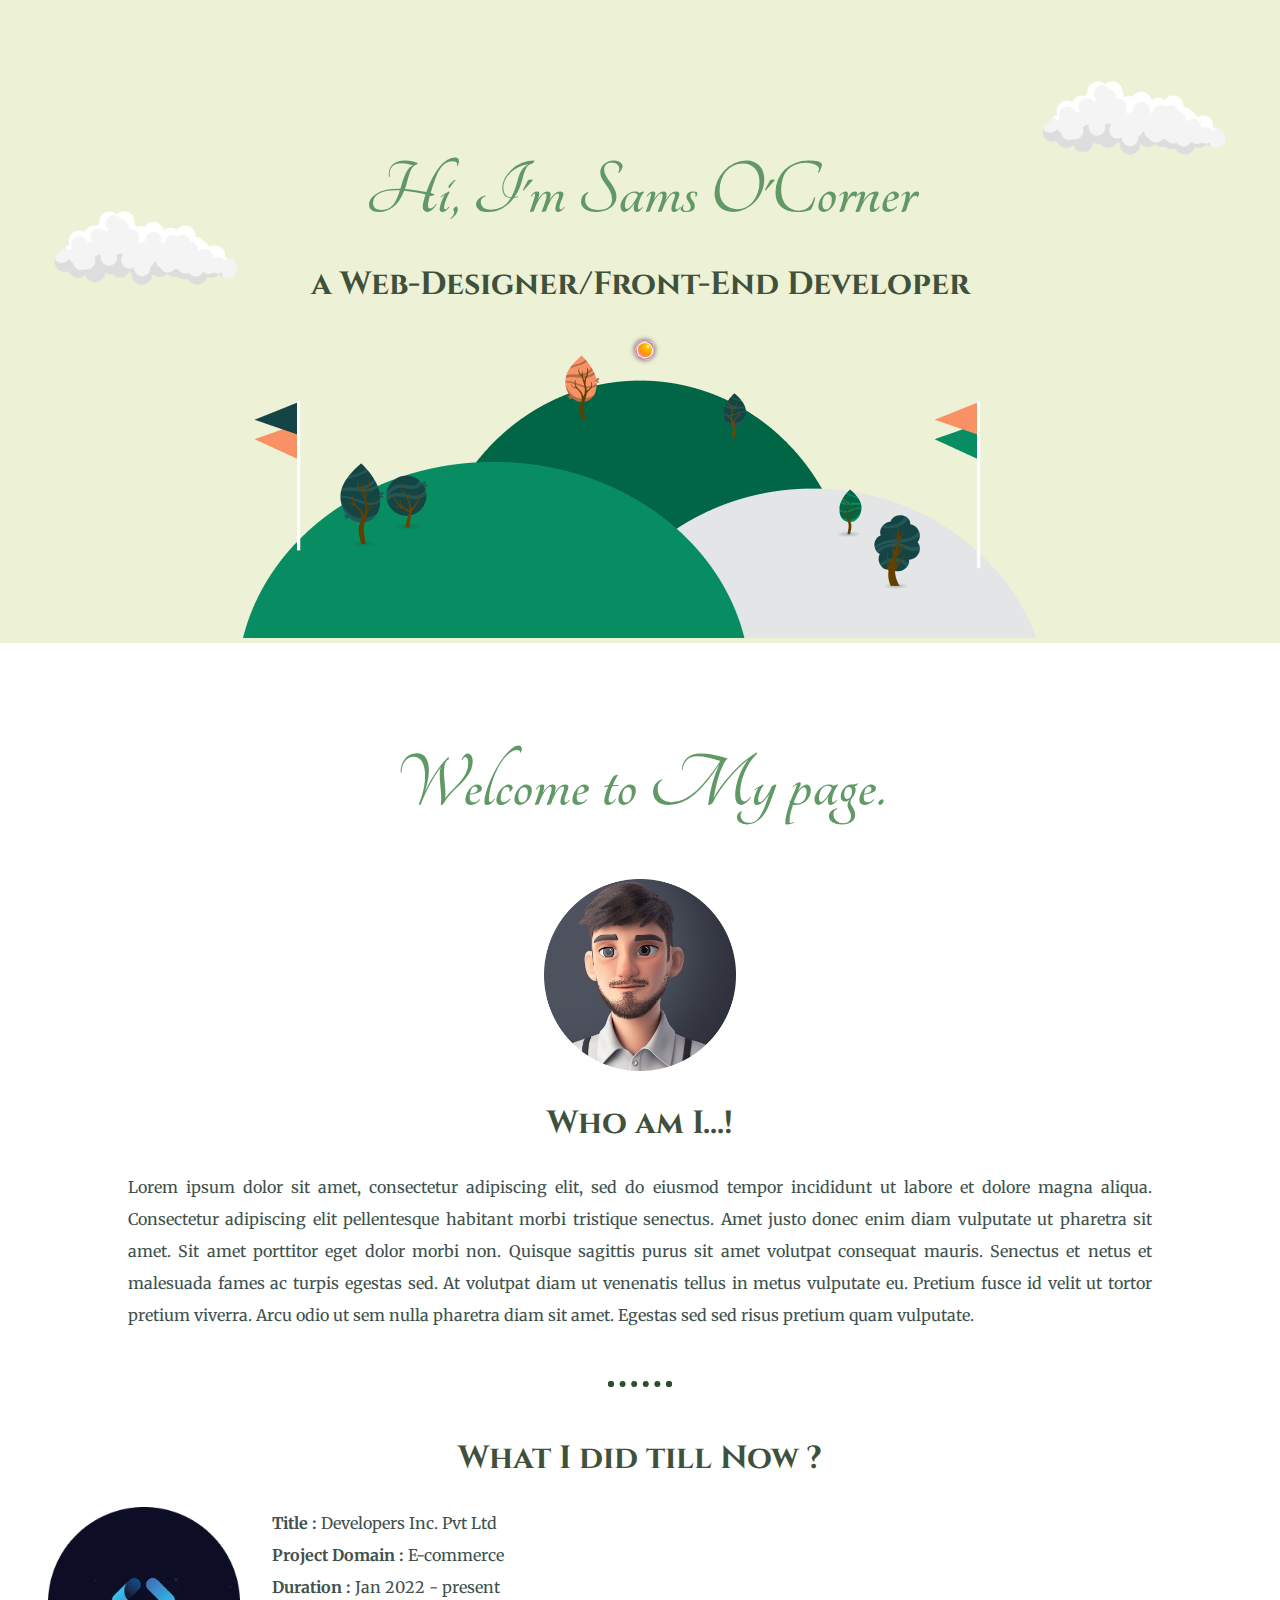
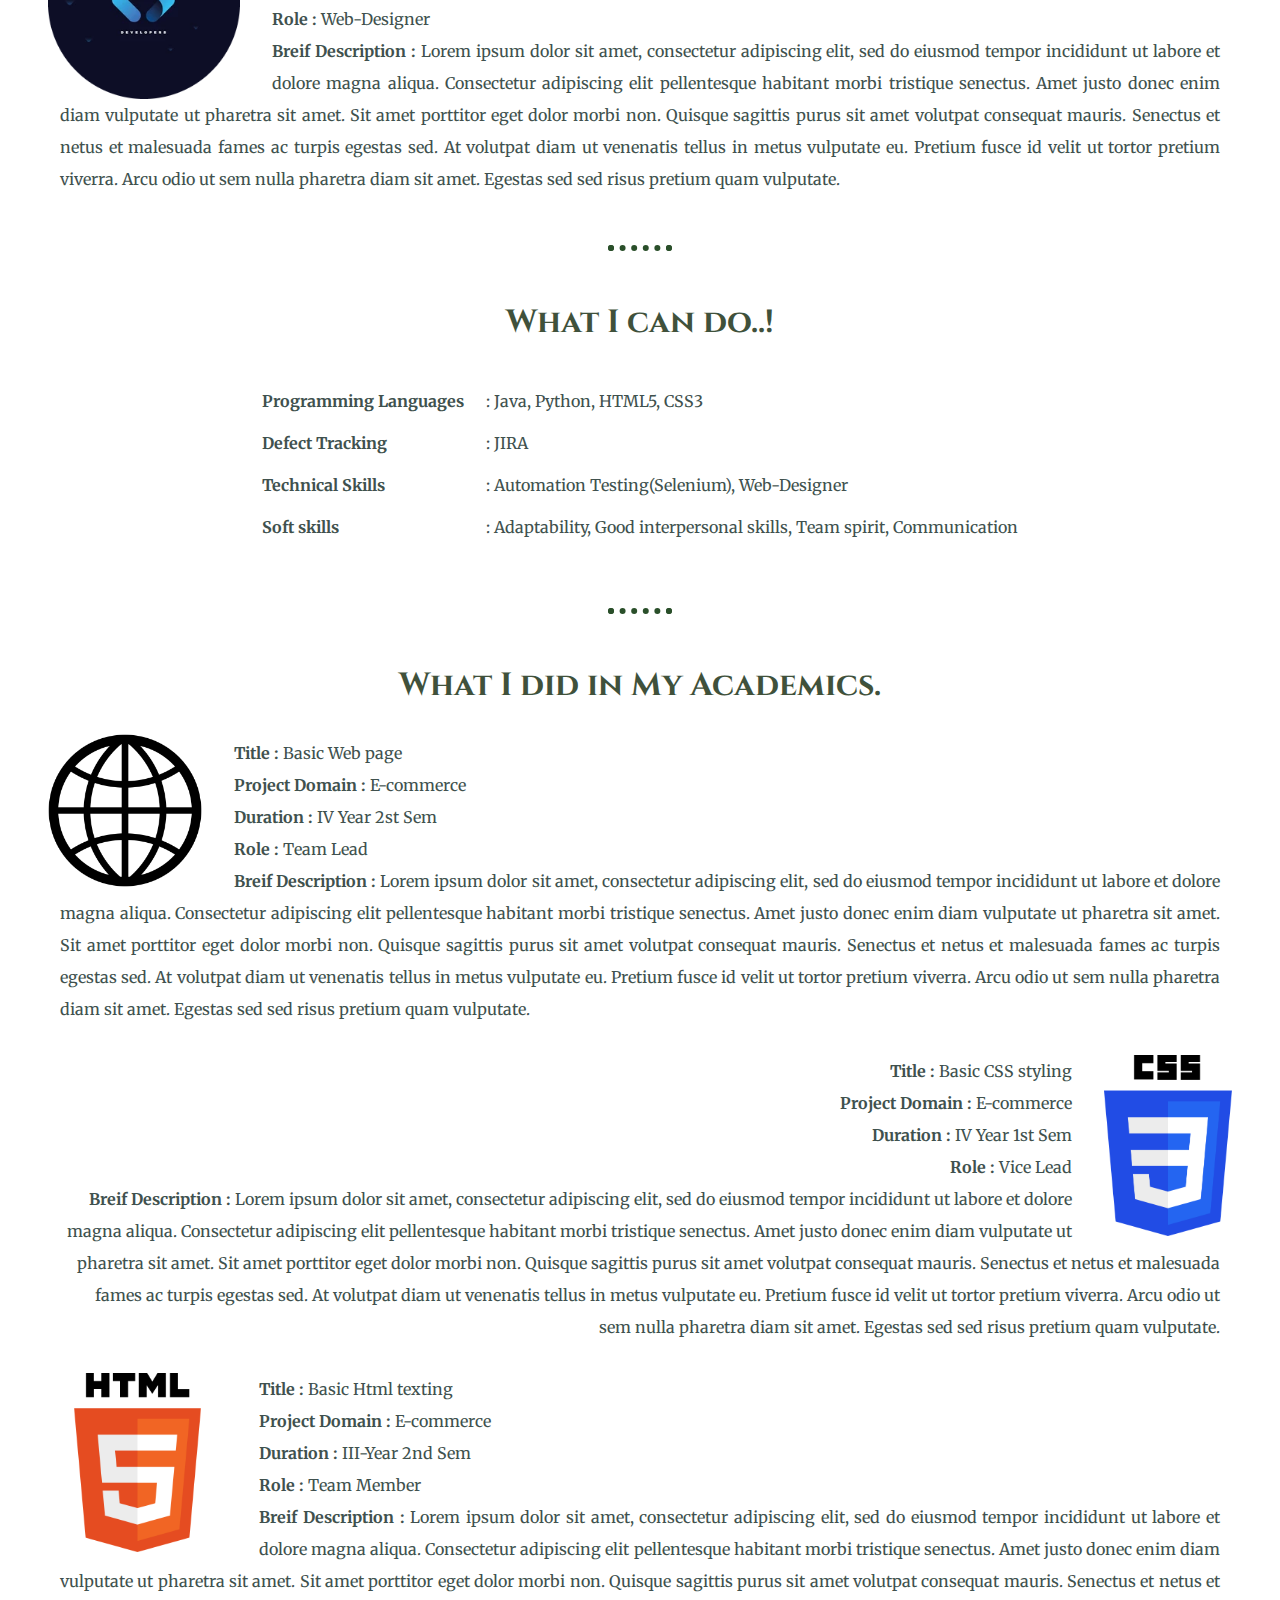
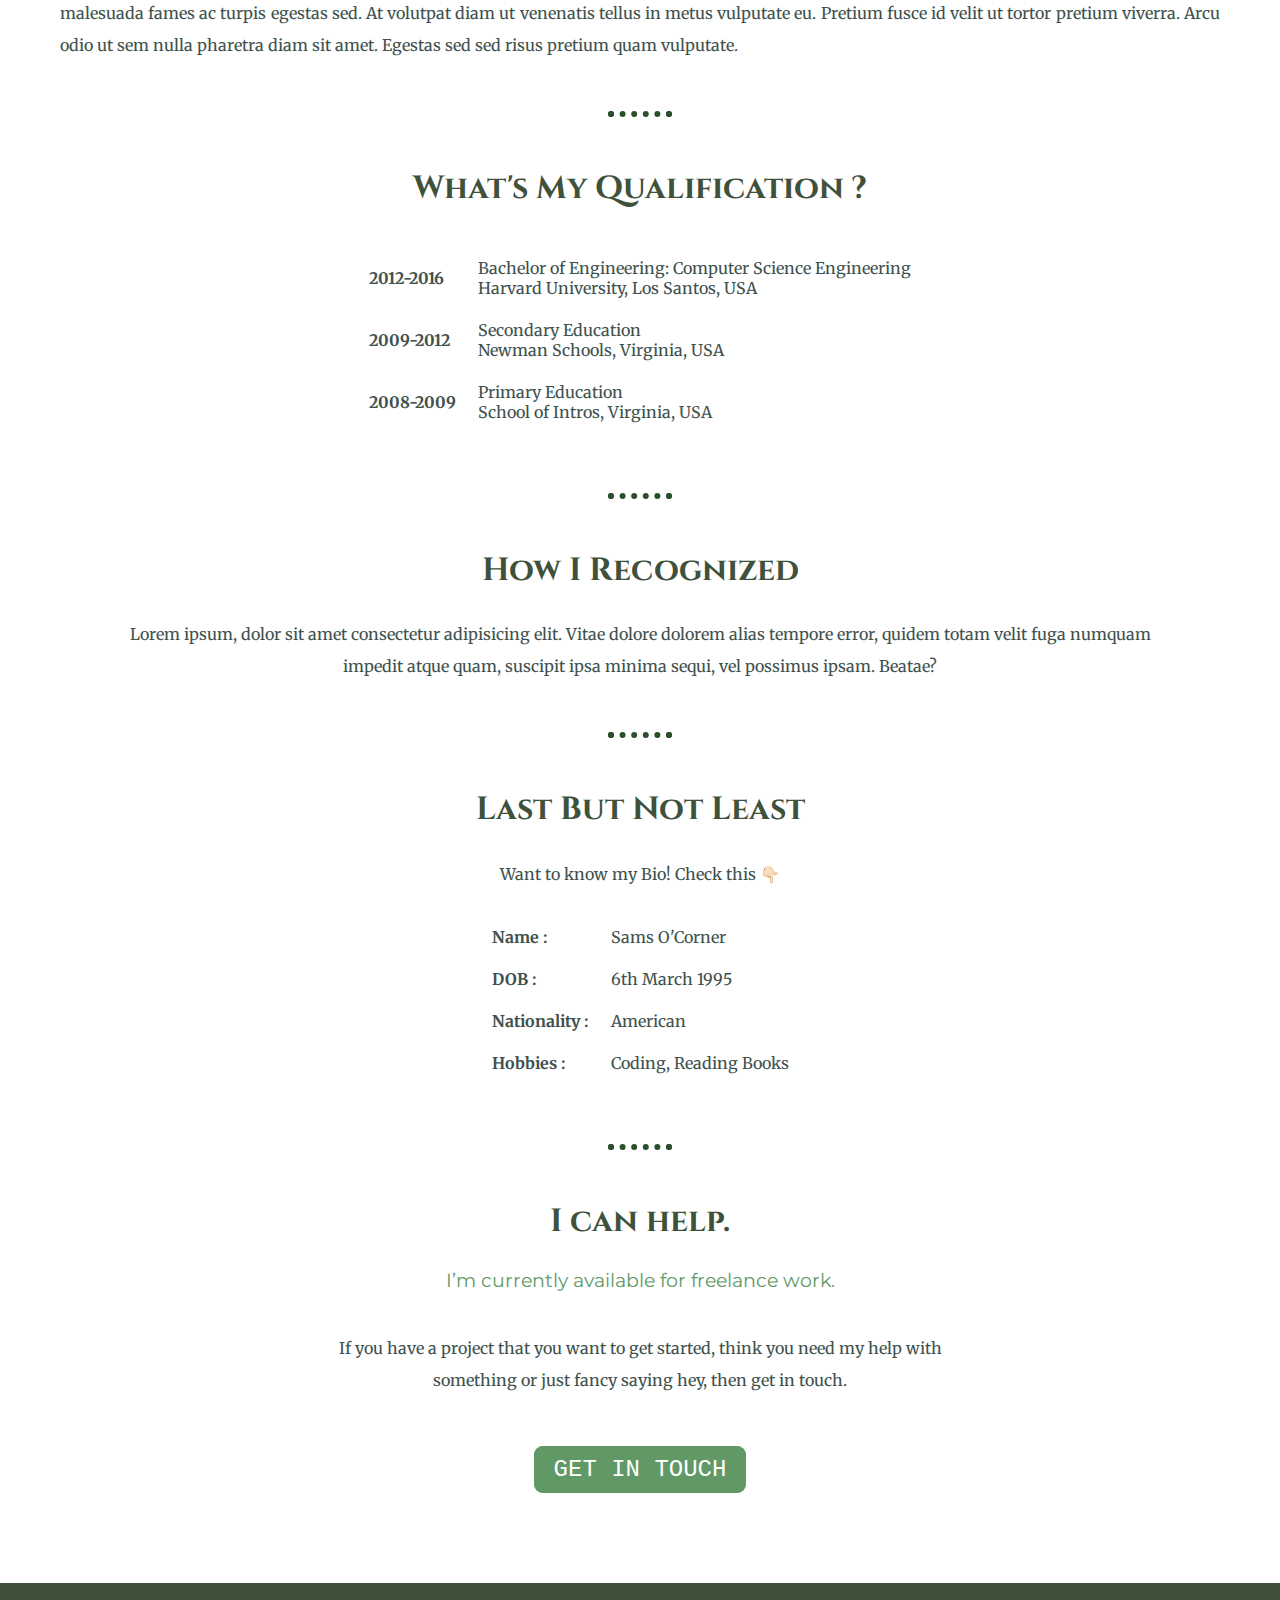
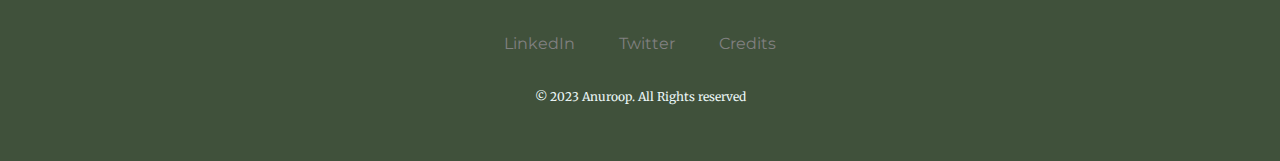
<file: Projects/Sample Resume Site/index.html>
<!DOCTYPE html>
<html lang="en">
<head>
    <meta charset="UTF-8">
    <title>Sample Resume Site</title>
    <link rel="stylesheet" href="CSS/style.css">
    <link rel="preconnect" href="https://fonts.googleapis.com">
    <link rel="preconnect" href="https://fonts.gstatic.com" crossorigin>
    <link href="https://fonts.googleapis.com/css2?family=Cinzel&family=Merriweather&family=Montserrat&family=Tangerine&display=swap" rel="stylesheet">
    <link rel="icon" href="favicon.ico">
</head>
<body>
    <div class="top-container">
        <img class="top-cloud" src="Resources/cartoon-cloud-illustration-png.png" alt="cloud-img">
        <h1>Hi, I'm Sams O'Corner</h1>
        <h2>a Web-Designer/Front-End Developer</h2>
        <img class="bottom-cloud" src="Resources/cartoon-cloud-illustration-png.png" alt="cloud-img">
        <img class="mountain-img"src="Resources/Mountain.png" alt="mountain-img">
    </div>
    
    <div class="middle-container">
        <h1>Welcome to My page.</h1>
        <div class="profile">
            <img class="profile-img" src="Resources/Profile-Pic-modified.png" alt="profile-img">
            <h2>Who am I...!</h2>
            <p class="intro">Lorem ipsum dolor sit amet, consectetur adipiscing elit, sed do eiusmod tempor incididunt ut labore et dolore magna aliqua. 
                Consectetur adipiscing elit pellentesque habitant morbi tristique senectus. Amet justo donec enim diam vulputate ut pharetra sit amet. 
                Sit amet porttitor eget dolor morbi non. Quisque sagittis purus sit amet volutpat consequat mauris. Senectus et netus et malesuada fames ac turpis egestas sed. 
                At volutpat diam ut venenatis tellus in metus vulputate eu. Pretium fusce id velit ut tortor pretium viverra. Arcu odio ut sem nulla pharetra diam sit amet. 
                Egestas sed sed risus pretium quam vulputate.
            </p>
        </div>
        <hr>
        <div class="experience">
            <h2 >What I did till Now ?</h2>
            <img class="company-img" src="Resources/Company-img.png" alt="company-img">
            <p class="exp-specs">
                <strong>Title :</strong> Developers Inc. Pvt Ltd<br>
                <strong>Project Domain :</strong> E-commerce<br>
                <strong>Duration :</strong> Jan 2022 - present<br> 
                <strong>Role :</strong> Web-Designer<br>  
                <strong>Breif Description :</strong> Lorem ipsum dolor sit amet, consectetur adipiscing elit, sed do eiusmod tempor incididunt ut labore et dolore magna aliqua. 
                Consectetur adipiscing elit pellentesque habitant morbi tristique senectus. Amet justo donec enim diam vulputate ut pharetra sit amet. 
                Sit amet porttitor eget dolor morbi non. Quisque sagittis purus sit amet volutpat consequat mauris. Senectus et netus et malesuada fames ac turpis egestas sed. 
                At volutpat diam ut venenatis tellus in metus vulputate eu. Pretium fusce id velit ut tortor pretium viverra. Arcu odio ut sem nulla pharetra diam sit amet. 
                Egestas sed sed risus pretium quam vulputate.
            </p>
        </div>
        <hr>
        <div class="skills">
            <h2>What I can do..!</h2>
            <table class="skill-table table" cellspacing="20px">
                <tr>
                    <th>Programming Languages </th>
                    <td>: Java, Python, HTML5, CSS3</td>
                </tr>
                <tr>
                    <th>Defect Tracking </th>
                    <td>: JIRA</td>
                </tr>
                <tr>
                    <th>Technical Skills </th>
                    <td>: Automation Testing(Selenium), Web-Designer</td>
                </tr>
                <tr>
                    <th>Soft skills </th>
                    <td>: Adaptability, Good interpersonal skills, Team spirit, Communication</td>
                </tr>
            </table>
        </div>
        <hr>
        <div class="academic-projects">
            <h2>What I did in My Academics.</h2>
            <img class="pro-web-img" src="Resources/webpage-img.png" alt="project-img">
            <p class="pro-web">
                <strong>Title :</strong> Basic Web page<br>
                <strong>Project Domain :</strong> E-commerce<br>
                <strong>Duration :</strong> IV Year 2st Sem<br> 
                <strong>Role :</strong> Team Lead<br>  
                <strong>Breif Description :</strong> Lorem ipsum dolor sit amet, consectetur adipiscing elit, sed do eiusmod tempor incididunt ut labore et dolore magna aliqua. 
                Consectetur adipiscing elit pellentesque habitant morbi tristique senectus. Amet justo donec enim diam vulputate ut pharetra sit amet. 
                Sit amet porttitor eget dolor morbi non. Quisque sagittis purus sit amet volutpat consequat mauris. Senectus et netus et malesuada fames ac turpis egestas sed. 
                At volutpat diam ut venenatis tellus in metus vulputate eu. Pretium fusce id velit ut tortor pretium viverra. Arcu odio ut sem nulla pharetra diam sit amet. 
                Egestas sed sed risus pretium quam vulputate.
            </p>
            <img class="pro-css-img" src="Resources/css-img.png" alt="project-img">
            <p class="pro-css">
                <strong>Title :</strong> Basic CSS styling<br>
                <strong>Project Domain :</strong> E-commerce</br>
                <strong>Duration :</strong> IV Year 1st Sem<br> 
                <strong>Role :</strong> Vice Lead<br>  
                <strong>Breif Description :</strong> Lorem ipsum dolor sit amet, consectetur adipiscing elit, sed do eiusmod tempor incididunt ut labore et dolore magna aliqua. 
                Consectetur adipiscing elit pellentesque habitant morbi tristique senectus. Amet justo donec enim diam vulputate ut pharetra sit amet. 
                Sit amet porttitor eget dolor morbi non. Quisque sagittis purus sit amet volutpat consequat mauris. Senectus et netus et malesuada fames ac turpis egestas sed. 
                At volutpat diam ut venenatis tellus in metus vulputate eu. Pretium fusce id velit ut tortor pretium viverra. Arcu odio ut sem nulla pharetra diam sit amet. 
                Egestas sed sed risus pretium quam vulputate.
            </p>
            <img class="pro-html-img" src="Resources/html-img.png" alt="project-img">
            <p class="pro-html">
                <strong>Title :</strong> Basic Html texting<br>
                <strong>Project Domain :</strong> E-commerce<br>
                <strong>Duration :</strong> III-Year 2nd Sem<br> 
                <strong>Role :</strong> Team Member<br>  
                <strong>Breif Description :</strong> Lorem ipsum dolor sit amet, consectetur adipiscing elit, sed do eiusmod tempor incididunt ut labore et dolore magna aliqua. 
                Consectetur adipiscing elit pellentesque habitant morbi tristique senectus. Amet justo donec enim diam vulputate ut pharetra sit amet. 
                Sit amet porttitor eget dolor morbi non. Quisque sagittis purus sit amet volutpat consequat mauris. Senectus et netus et malesuada fames ac turpis egestas sed. 
                At volutpat diam ut venenatis tellus in metus vulputate eu. Pretium fusce id velit ut tortor pretium viverra. Arcu odio ut sem nulla pharetra diam sit amet. 
                Egestas sed sed risus pretium quam vulputate.
            </p>
        </div>
        <hr>
        <div class="education">
            <h2>What's My Qualification ?</h2>
            <table class="edu-table table" cellspacing="20px">
                <tr>
                    <th>2012-2016</th>
                    <td>Bachelor of Engineering: Computer Science Engineering<br>
                        Harvard University, Los Santos, USA
                    </td>
                </tr>
                <tr>
                    <th>2009-2012</th>
                    <td>Secondary Education <br>
                        Newman Schools, Virginia, USA
                        </td>
                </tr>
                <tr>
                    <th>2008-2009</th>
                    <td>Primary Education <br>
                        School of Intros, Virginia, USA</td>
                </tr>
            </table>
        </div>
        <hr>
        <div>
            <h2>How I Recognized</h2>
            <p class="achive">Lorem ipsum, dolor sit amet consectetur adipisicing elit. Vitae dolore dolorem alias tempore error, quidem totam velit fuga numquam impedit atque quam, suscipit ipsa minima sequi, vel possimus ipsam. Beatae?</p>
        </div>
        <hr>
        <div>
            <h2>Last But Not Least</h2>
            <p>Want to know my Bio! Check this 👇🏻</p>
            <table class="pers-table table" cellspacing="20px">
                <tr>
                    <th>Name :</th>
                    <td>Sams O'Corner</td>
                </tr>
                <tr>
                    <th>DOB :</th>
                    <td>6th March 1995</td>
                </tr>
                <tr>
                    <th>Nationality :</th>
                    <td>American</td>
                </tr>
                <tr>
                    <th>Hobbies :</th>
                    <td>Coding, Reading Books</td>
                </tr>
            </table>
        </div>
        <hr>
        <div class="contact-me">
          <h2>I can help.</h2>
          <h3>I’m currently available for freelance work.</h3>
          <p class="contact-message">If you have a project that you want to get started, think you need my help with something or just fancy saying hey, then get in touch.</p>
          <a class="btn" href="mailto:samscorner@mailinator.com">GET IN TOUCH</a>
        </div>
    </div>
    <div class="bottom-container">
        <a class="footer-link" href="https://www.linkedin.com/feed/">LinkedIn</a>
        <a class="footer-link" href="https://twitter.com/home?lang=en">Twitter</a>
        <a class="footer-link" href="credits.html">Credits</a>
        <p class="copyright">© 2023 Anuroop. All Rights reserved</p>
    </div>
</body>
</html>
</file>
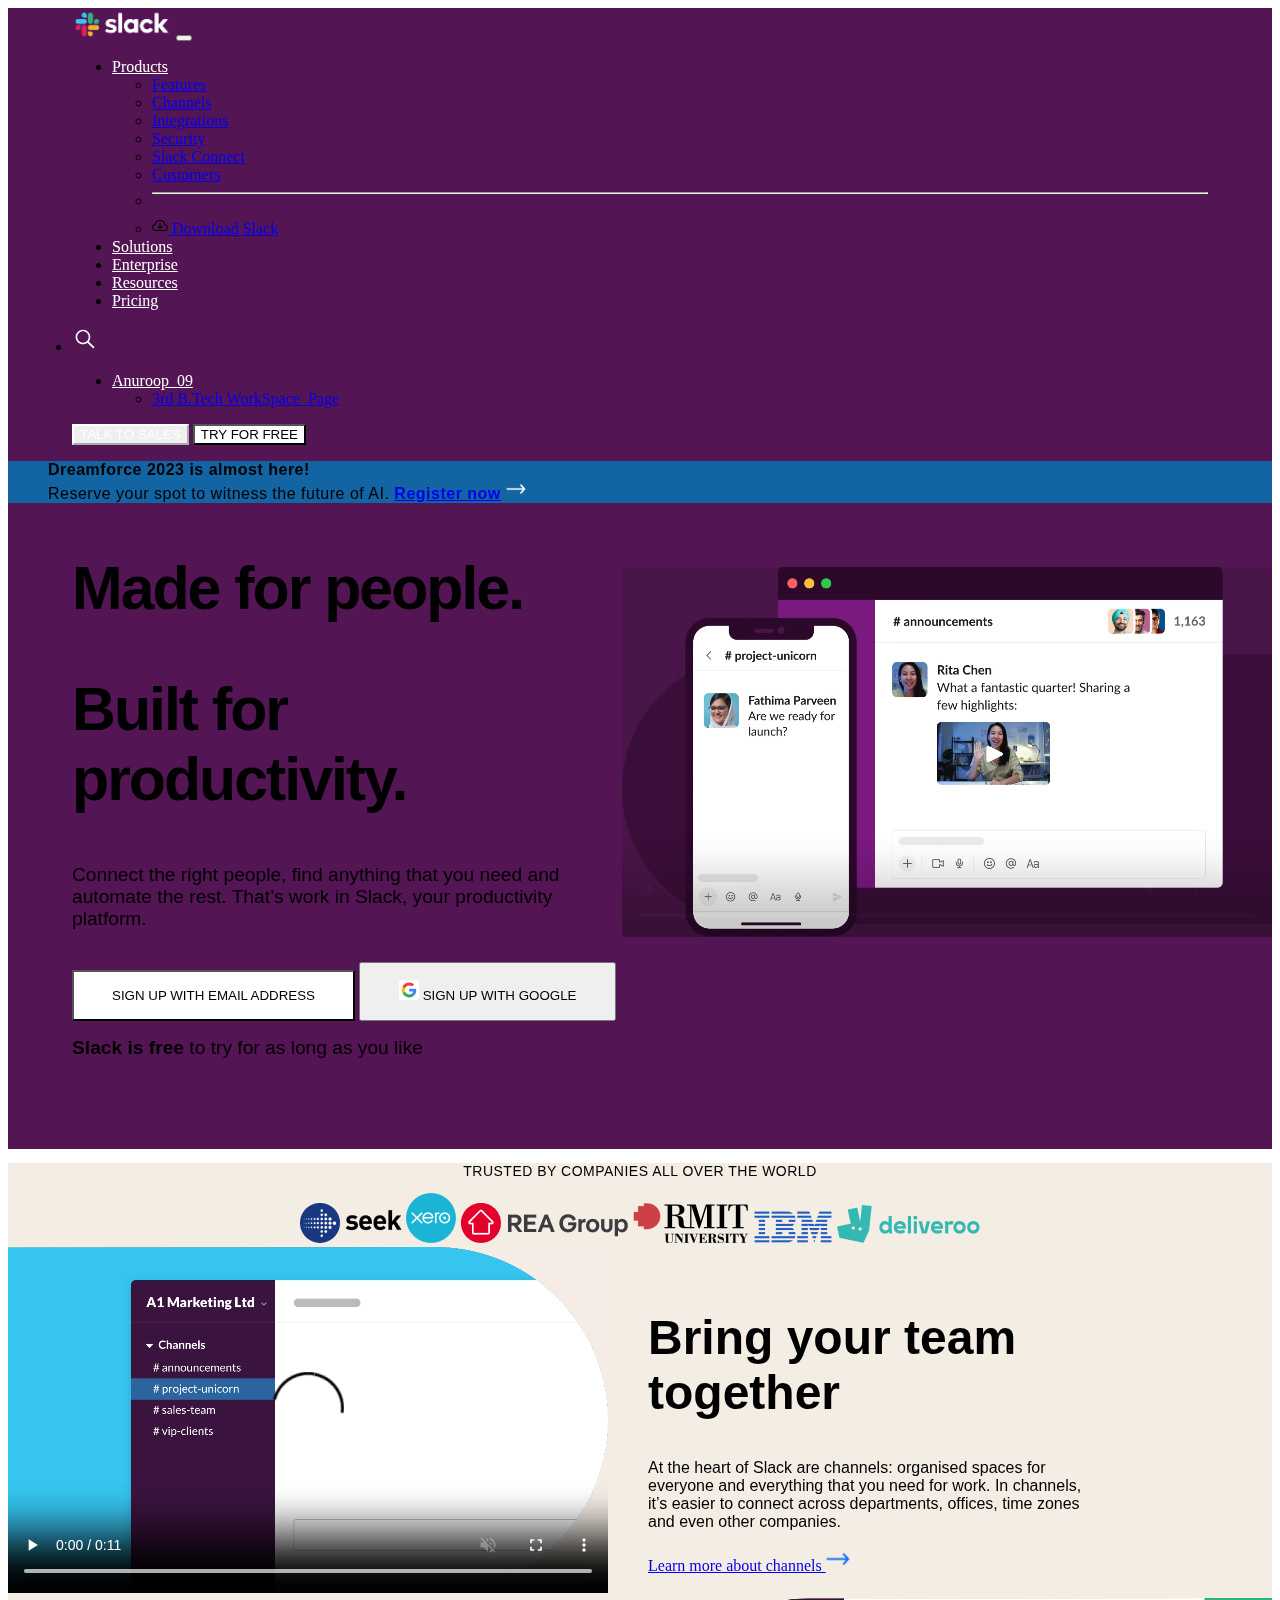
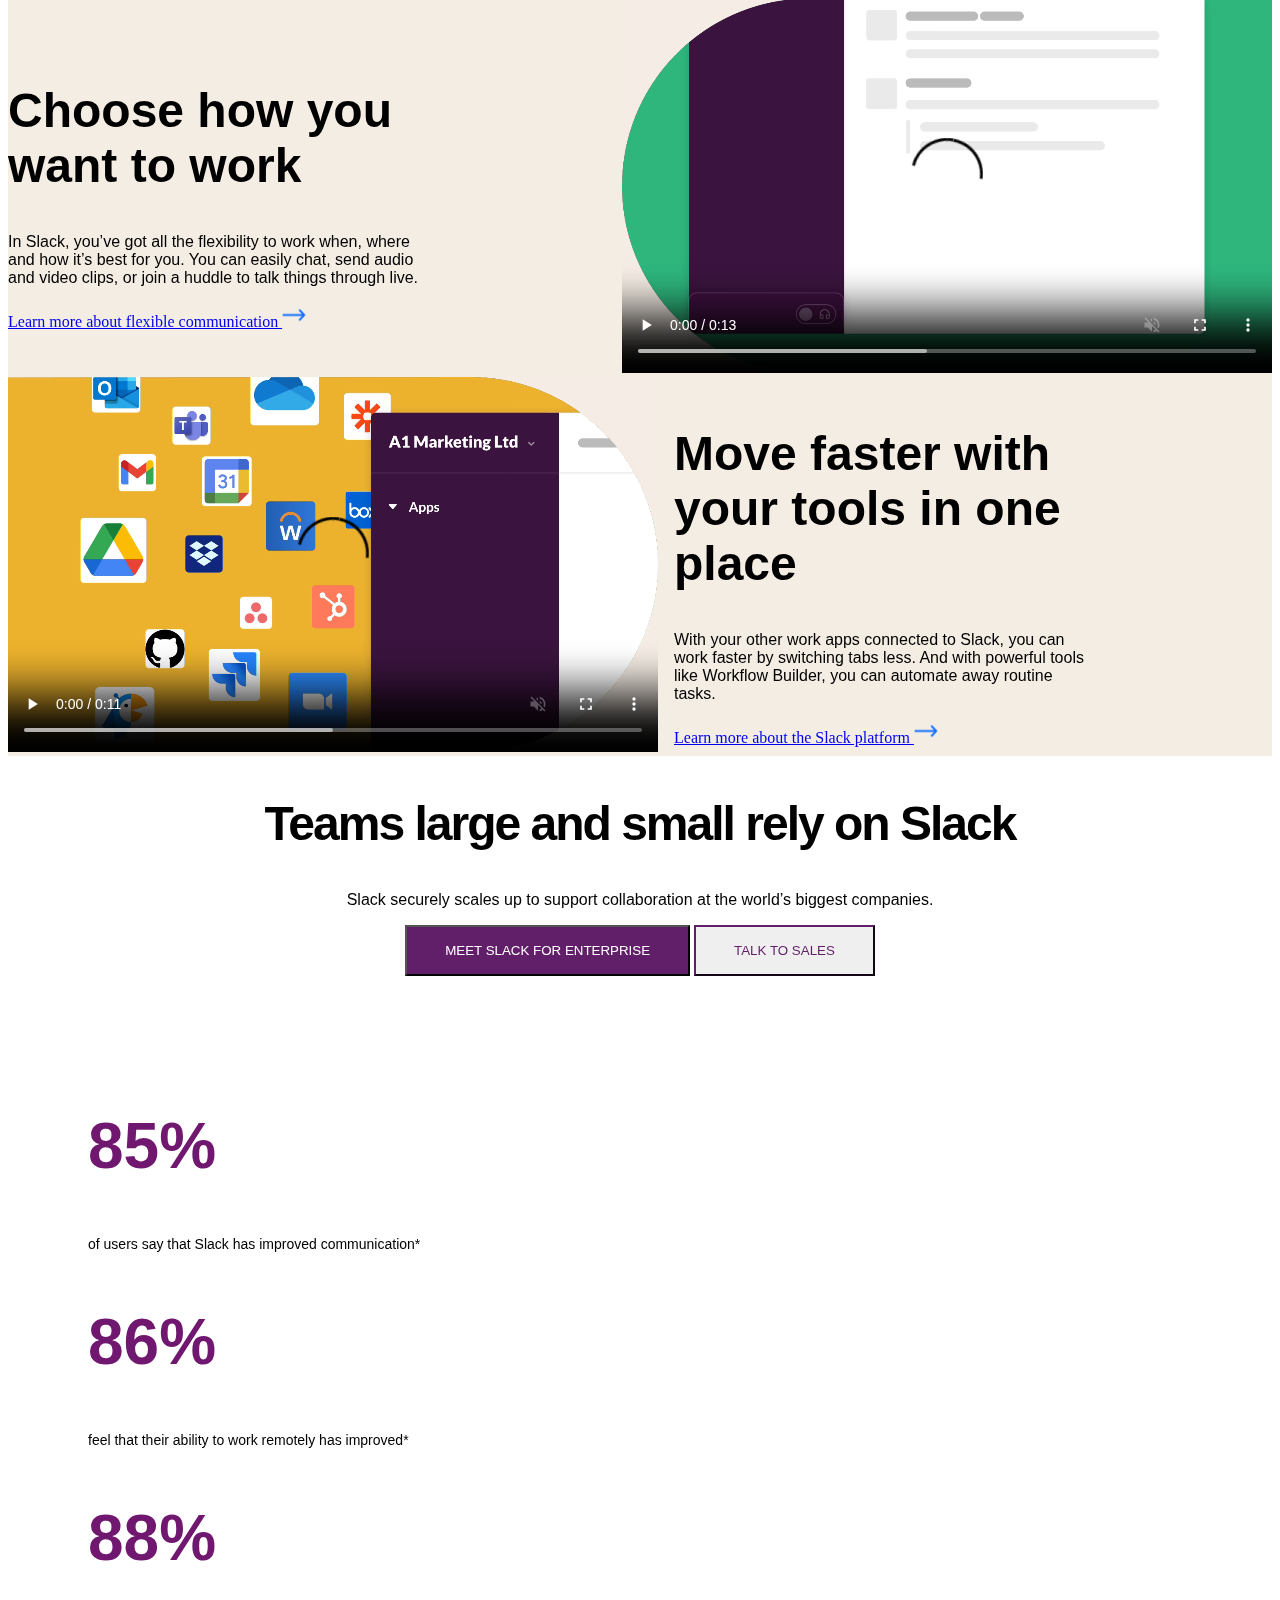
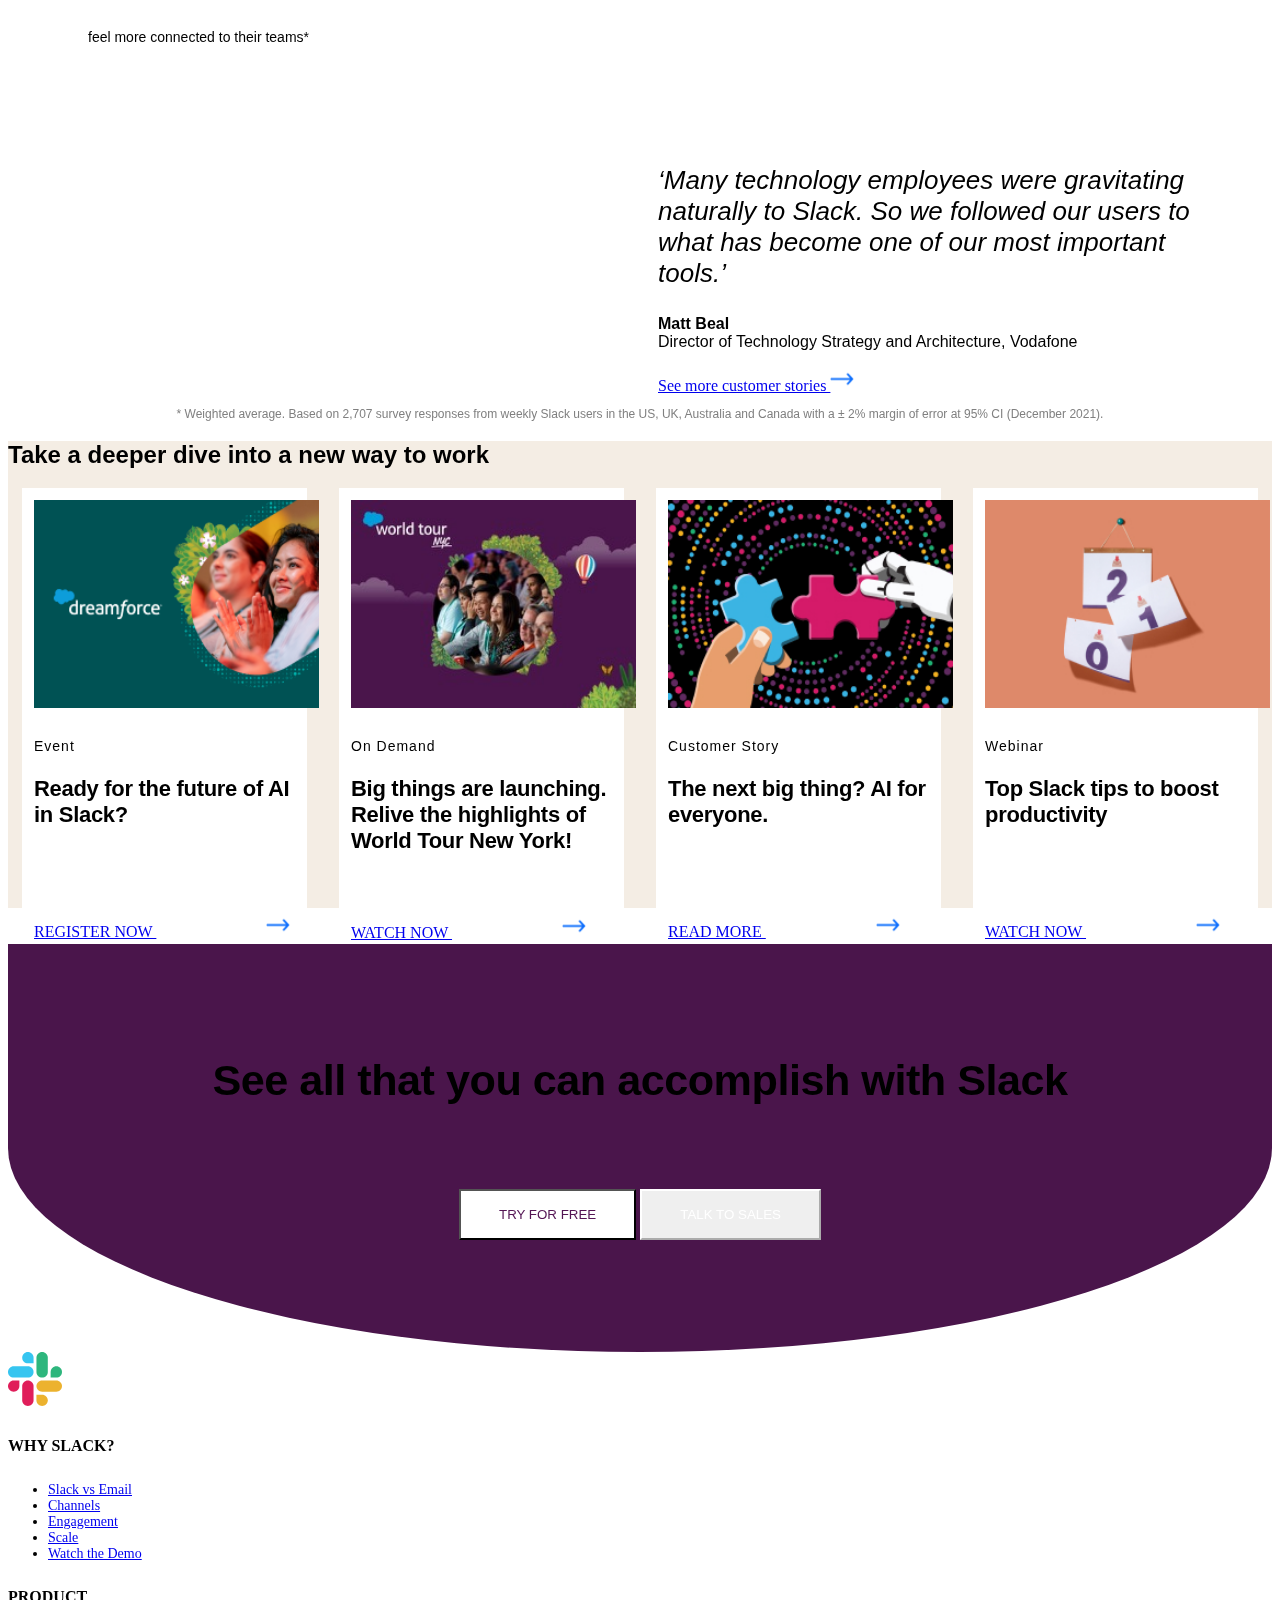
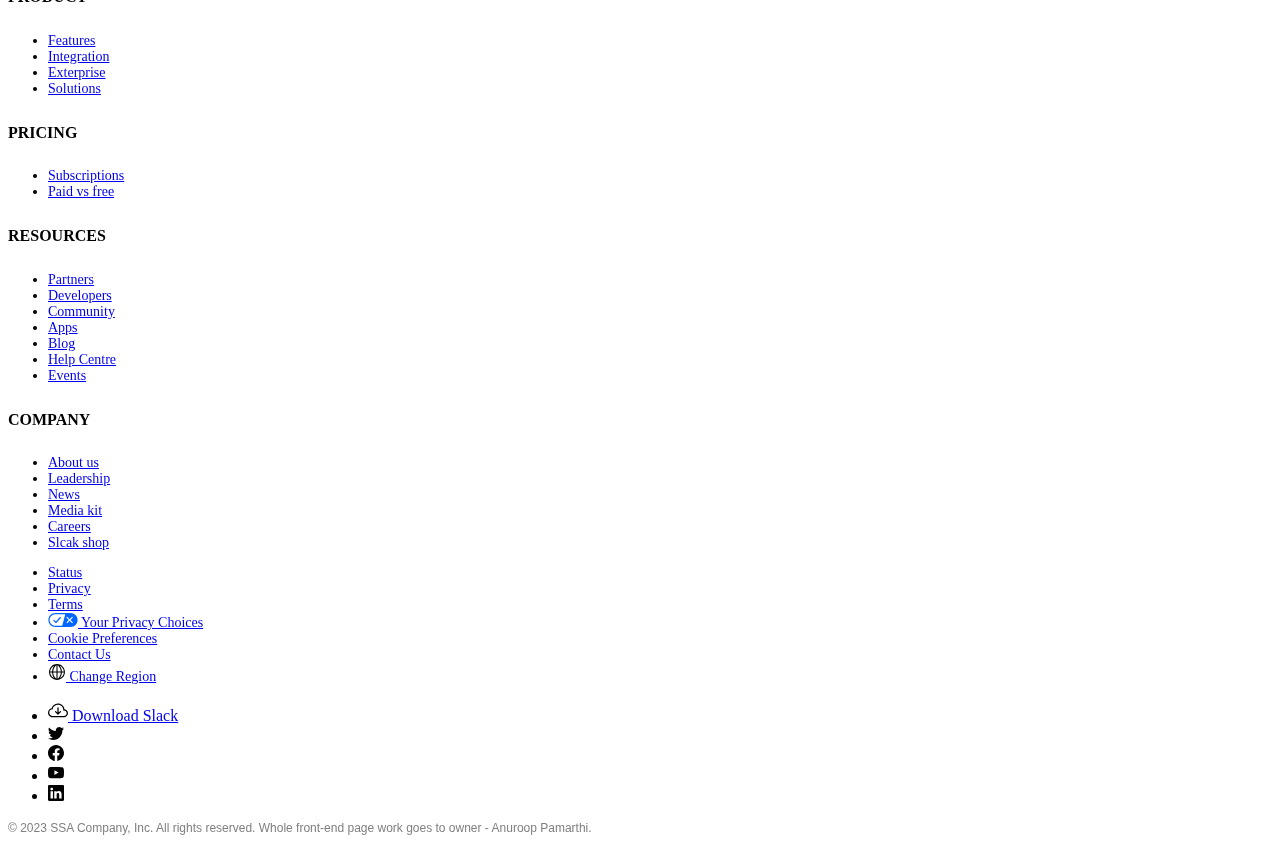
<file: Projects/Slack Home_Clone/index.html>
<!DOCTYPE html>
<html lang="en">
<head>
    <meta charset="UTF-8">
    <meta name="viewport" content="width=device-width, initial-scale=1.0">
    <title>Slack Homepage - Clone</title>
    <link href="https://cdn.jsdelivr.net/npm/bootstrap@5.3.1/dist/css/bootstrap.min.css" rel="stylesheet" integrity="sha384-4bw+/aepP/YC94hEpVNVgiZdgIC5+VKNBQNGCHeKRQN+PtmoHDEXuppvnDJzQIu9" crossorigin="anonymous">
    <link rel="stylesheet" href="STYLE CSS/homepage.css">
    <link rel="icon" href="Resources/Slack Page Title Logo.svg">
</head>
<body>
    <!-- Section-1 & Header -->
    <div class="header">
        <nav class="content navbar navbar-expand-lg py-3">
            <a href="dummy.html"><img height="30px" width="100px" src="Resources/Section-1 & Header/slack-header-logo.png" alt="slack-logo"></a>
            <button class="navbar-toggler" type="button" data-bs-toggle="collapse" data-bs-target="#navbarSupportedContent" aria-controls="navbarSupportedContent" aria-expanded="false" aria-label="Toggle navigation">
                <span class="navbar-toggler-icon"></span>
            </button>
            <div class="collapse navbar-collapse" id="navbarSupportedContent">
                <ul class="navbar-nav me-auto ms-4">
                    <li class="nav-item dropdown fw-semibold"><a class="list nav-link dropdown-toggle" href="#" role="button" data-bs-toggle="dropdown" aria-expanded="false">
                        Products
                      </a>
                        <ul class="dropdown-menu">
                            <li><a class="dropdown-item" href="#">Features</a></li>
                            <li><a class="dropdown-item" href="#">Channels</a></li>
                            <li><a class="dropdown-item" href="#">Integrations</a></li>
                            <li><a class="dropdown-item" href="#">Security</a></li>
                            <li><a class="dropdown-item" href="#">Slack Connect</a></li>
                            <li><a class="dropdown-item" href="#">Customers</a></li>
                            <li><hr class="dropdown-divider"></li>
                            <li><a class="dropdown-item" href="#"><img src="Resources/Section-1 & Header/cloud-arrow-down.svg" alt=""> Download Slack</a></li>
                        </ul>
                    </li>
                    <li><a class="list nav-link ms-2 fw-semibold" href="#">Solutions</a></li>
                    <li><a class="list nav-link ms-2 fw-semibold" href="#">Enterprise</a></li>
                    <li><a class="list nav-link ms-2 fw-semibold" href="#">Resources</a></li>
                    <li><a class="list nav-link ms-2 fw-semibold" href="#">Pricing</a></li>
                </ul> 
                <li class="nav-link me-4"><img width="26px" height="26px" src="Resources/Section-1 & Header/search icon.svg" alt="search-icon"></li>
                <ul class="navbar-nav">
                    <li class="nav-item dropdown">
                        <a class="nav-link dropdown-toggle list nav-link me-5 fw-semibold" href="#" role="button" data-bs-toggle="dropdown" aria-expanded="false">
                          Anuroop_09
                        </a>
                        <ul class="dropdown-menu">
                          <li><a class="dropdown-item" href="workspace.html">3rd B.Tech WorkSpace_Page</a></li>
                        </ul>
                    </li>
                </ul>
                <button class="btn btn-talk me-3 fw-semibold">TALK TO SALES</button>
                <button class="btn btn-white fw-bold">TRY FOR FREE</button>
            </div>
        </nav>
        <div class="announcement mx-4 rounded-pill text-white">
            <p class="py-3"><strong>Dreamforce 2023 is almost here!</strong><br>
Reserve your spot to witness the future of AI. <a class="text-white" href="#"><strong>Register now</strong></a>
<img width="20px" src="Resources/Section-1 & Header/right-arrow.png" alt="right-arrow"></p>
        </div>
        <div>
             <!-- Video comes here -->
            <video class="header-video" src="Resources/Section-1 & Header/header video.webm" poster="Resources/Section-1 & Header/Video poster.jpg" controls autoplay muted  width="650px" type="video/webm">Header video</video>
            
        </div>
        <div class="content mt-5">
            <h2 class="header-h2 text-white">Made for people.</h2>
            <h2 class="header-h2 text-warning lh-1">Built for productivity.</h2>
            <p class="header-p1 text-white">Connect the right people, find anything that you need and automate the rest. That’s work in Slack, your productivity platform.</p>
            <button class="btn btn-white fw-semibold">SIGN UP WITH EMAIL ADDRESS</button>
            <button class="btn btn-primary fw-semibold"><img width="20px" src="Resources/Section-1 & Header/google-icon.svg" alt="google-logo"> SIGN UP WITH GOOGLE</button>
            <p class="header-p2 text-white"><strong>Slack is free </strong>to try for as long as you like</p>
        </div>
        
    </div>
    <!-- Section-2 & Companies and features -->
    <div class="companies-features pb-5">
        <div class="companies">
            <p class="comp-p fw-semibold text-black pt-5 pb-2">TRUSTED BY COMPANIES ALL OVER THE WORLD</p>
            <img class="px-4" src="Resources/Section-2 & Companies and features/logo-seek.png" alt="logo-seek">
            <img class="px-4" src="Resources/Section-2 & Companies and features/logo-xero.png" alt="logo-xero">
            <img class="px-4" src="Resources/Section-2 & Companies and features/logo-rea.png" alt="logo-rea">
            <img class="px-4" src="Resources/Section-2 & Companies and features/logo-rmit.png" alt="logo-rmit">
            <img class="px-4" src="Resources/Section-2 & Companies and features/logo-ibm.png" alt="logo-ibm">
            <img class="px-4" src="Resources/Section-2 & Companies and features/logo-deliveroo.png" alt="logo-deliveroo">
        </div>
        <div class="mt-5">
            <div class="cf2 matter"> 
                <!-- Bring Section -->
                <div>
                    <!-- Bring Video Comes here -->
                    <video width="600" src="Resources/Section-2 & Companies and features/Bring your team together.webm" controls autoplay muted  width="650px" type="video/webm"></video>
                </div>
                <div>
                    <h2 class="cf2-1 text-black">Bring your team together</h2>
                    <p class="cf2-2 text-black fw-semibold">At the heart of Slack are channels: organised spaces for everyone and everything that you need for work. In channels, it’s easier to connect across departments, offices, time zones and even other companies.</p>
                    <a class="nav-link text-primary fw-semibold" href="#">Learn more about channels <img width="24px" src="Resources/Section-2 & Companies and features/right-arrow.png" alt="right-arrow"></a>
                </div>
            </div>
            <div class="cf2 mt-5 matter">
                <!-- Choose section -->
                <div class="ps-5">
                    <h2 class="cf2-1 text-black">Choose how you want to work</h2>
                    <p class="cf2-2 text-black fw-semibold">In Slack, you’ve got all the flexibility to work when, where and how it’s best for you. You can easily chat, send audio and video clips, or join a huddle to talk things through live.</p>
                    <a class="nav-link text-primary fw-semibold" href="#">Learn more about flexible communication <img width="24px" src="Resources/Section-2 & Companies and features/right-arrow.png" alt="right-arrow"></a>
                </div>
                <div>
                    <!-- Choose Video Comes here -->
                    <video src="Resources/Section-2 & Companies and features/Choose how you want to work.webm" controls autoplay muted  width="650px" type="video/webm"></video>
                </div>
            </div>
            <div class="cf2 mt-5 matter">
                <!-- Move section -->
                <div>
                    <!-- Move Video Comes here -->
                    <video src="Resources/Section-2 & Companies and features/Move faster with your tools in one place.webm" controls autoplay muted  width="650px" type="video/webm"></video>
                </div>
                <div class="ps-5">
                    <h2 class="cf2-1 text-black">Move faster with your tools in one place</h2>
                    <p class="cf2-2 text-black fw-semibold">With your other work apps connected to Slack, you can work faster by switching tabs less. And with powerful tools like Workflow Builder, you can automate away routine tasks.</p>
                    <a class="nav-link text-primary fw-semibold" href="#">Learn more about the Slack platform <img width="24px" src="Resources/Section-2 & Companies and features/right-arrow.png" alt="right-arrow"></a>
                </div>
            </div>
        </div>
    </div>
    <!-- Section-3 & Stats and features -->
    <div class="pt-5">
        <div class="sf3 pt-5">
            <h2 class="sf3-h21">Teams large and small rely on Slack</h2>
            <p class="py-3 fw-semibold">Slack securely scales up to support collaboration at the world’s biggest companies.</p>
            <button class="btn btn-sf3-1 fw-semibold me-2">MEET SLACK FOR ENTERPRISE</button>
            <button class="btn btn-sf3-2 fw-semibold">TALK TO SALES</button>
        </div>
        <!-- Percentage -->
        <div class="container sf3-per">
            <div class="row">
                <div class="col-lg-4">
                    <h2 class="sf3-per-h2">85%</h2>
                    <p class="sf3-per-p text-black">of users say that Slack has improved communication*</p>
                </div>
                <div class="col-lg-4">
                    <h2 class="sf3-per-h2">86%</h2>
                    <p class="sf3-per-p text-black">feel that their ability to work remotely has improved*</p>
                </div>
                <div class="col-lg-4">
                    <h2 class="sf3-per-h2">88%</h2>
                    <p class="sf3-per-p text-black">feel more connected to their teams*</p>
                </div>
            </div>
        </div>
        <div class="sf3-utube matter pb-5">
            <!-- Video comes here -->
            <video width="650px" class="sf3-video video_capsule asset_height" autoplay="" loop="" title="Video featuring a Slack customer, " muted="" playsinline="">
                <source src="https://a.slack-edge.com/1b4e2a3/marketing/img/homepage/true-prospects/customer-showcase/Vodafone_08.mp4" type="video/mp4">
            </video>
            <div class="ps-5">
                <p class="sf3-video-p"><em>‘Many technology employees were gravitating naturally to Slack. So we followed our users to what has become one of our most important tools.’</em></p>
                <p><strong>Matt Beal</strong><br>Director of Technology Strategy and Architecture, Vodafone</p>
                <a class="nav-link text-primary pt-2" href="#">See more customer stories <img width="24px" src="Resources/Section-2 & Companies and features/right-arrow.png" alt="right-arrow"></a>
            </div>
        </div>
        <p class="pt-5 pb-2 sf3-last-p">* Weighted average. Based on 2,707 survey responses from weekly Slack users in the US, UK, Australia and Canada with a ± 2% margin of error at 95% CI (December 2021).</p>
    </div>
    <!-- Section-4 & Options -->
    <div class="options py-5">
        <h2 class="text-center pb-4 fw-bold text-black">Take a deeper dive into a new way to work</h2>
        <!-- sections comes -->
        <div class="rows">
            <div class="section">
                <div>
                    <img class="o4-img" src="Resources/Section-4 & Options/image-1.png" alt="image1">
                    <div class="o4-text">
                        <p class="o4-sec-p">Event</p>
                        <h3 class="o4-sec-h3">Ready for the future of AI in Slack?</h3>
                    </div>
                    <div class="o4-link">
                        <a class="nav-link text-primary fw-semibold" href="#">REGISTER NOW <img class="img" width="24px" src="Resources/Section-2 & Companies and features/right-arrow.png" alt="right-arrow"></a>
                    </div>
                </div>
            </div>
            <div class="section">
                <div>
                    <img class="o4-img" src="Resources/Section-4 & Options/image-2.jpg" alt="image2">
                    <div class="o4-text">
                        <p class="o4-sec-p">On Demand</p>
                        <h3 class="o4-sec-h3">Big things are launching. Relive the highlights of World Tour New York!</h3>
                    </div>
                    <div class="o4-link2">
                        <a class="nav-link text-primary fw-semibold" href="#">WATCH NOW <img class="img" width="24px" src="Resources/Section-2 & Companies and features/right-arrow.png" alt="right-arrow"></a>
                    </div>
                </div>
            </div>
            <div class="section">
                <div>
                    <img class="o4-img" src="Resources/Section-4 & Options/image-3.jpg" alt="image3">
                    <div class="o4-text">
                        <p class="o4-sec-p">Customer Story</p>
                        <h3 class="o4-sec-h3">The next big thing? AI for everyone.</h3>
                    </div>
                    <div class="o4-link">
                        <a class="nav-link text-primary fw-semibold" href="#">READ MORE <img class="img" width="24px" src="Resources/Section-2 & Companies and features/right-arrow.png" alt="right-arrow"></a>
                    </div>
                </div>
            </div>
            <div class="section">
                <div>
                    <img class="o4-img" src="Resources/Section-4 & Options/image-4.jpg" alt="image4">
                    <div class="o4-text">
                        <p class="o4-sec-p">Webinar</p>
                        <h3 class="o4-sec-h3">Top Slack tips to boost productivity</h3>
                    </div>
                    <div class="o4-link">
                        <a class="nav-link text-primary fw-semibold" href="#">WATCH NOW <img class="img" width="24px" src="Resources/Section-2 & Companies and features/right-arrow.png" alt="right-arrow"></a>
                    </div>
                </div>
            </div>
        </div>
    </div>
    <!--Section-5 & Footer -->
    <div class="footer">
        <div class="foot-head">
            <h2 class="text-white fw-semibold foot-h2">See all that you can accomplish with Slack</h2>
            <button class="btn btn-foot-white fw-semibold me-2">TRY FOR FREE</button>
            <button class="btn btn-foot-violet">TALK TO SALES</button>
        </div>
        <div class="p-5">
            <div class="row pb-5">
                <div class="col-2 ps-4">
                    <a href="#"><img width="54" height="54" src="Resources/Slack Page Title Logo.svg" alt="slack-logo"></a>
                </div>
                <div class="col-2">
                    <h5 class="foot-h5 mb-3">WHY SLACK?</h5>
                    <ul class="nav flex-column foot-ul">
                      <li class="nav-item mb-3"><a href="#" class="nav-link p-0 text-black">Slack vs Email</a></li>
                      <li class="nav-item mb-3"><a href="#" class="nav-link p-0 text-black">Channels</a></li>
                      <li class="nav-item mb-3"><a href="#" class="nav-link p-0 text-black">Engagement</a></li>
                      <li class="nav-item mb-3"><a href="#" class="nav-link p-0 text-black">Scale</a></li>
                      <li class="nav-item mb-3"><a href="#" class="nav-link p-0 text-black">Watch the Demo</a></li>
                    </ul>
                </div>
                <div class="col-2">
                    <h5 class="foot-h5 mb-3">PRODUCT</h5>
                    <ul class="nav flex-column  foot-ul">
                      <li class="nav-item mb-3"><a href="#" class="nav-link p-0 text-black">Features</a></li>
                      <li class="nav-item mb-3"><a href="#" class="nav-link p-0 text-black">Integration</a></li>
                      <li class="nav-item mb-3"><a href="#" class="nav-link p-0 text-black">Exterprise</a></li>
                      <li class="nav-item mb-3"><a href="#" class="nav-link p-0 text-black">Solutions</a></li>
                    </ul>
                </div>
                <div class="col-2">
                    <h5 class="foot-h5 mb-3">PRICING</h5>
                    <ul class="nav flex-column foot-ul">
                      <li class="nav-item mb-3"><a href="#" class="nav-link p-0 text-black">Subscriptions</a></li>
                      <li class="nav-item mb-3"><a href="#" class="nav-link p-0 text-black">Paid vs free</a></li>
                    </ul>
                </div>
                <div class="col-2">
                    <h5 class="foot-h5 mb-3">RESOURCES</h5>
                    <ul class="nav flex-column foot-ul">
                      <li class="nav-item mb-3"><a href="#" class="nav-link p-0 text-black">Partners</a></li>
                      <li class="nav-item mb-3"><a href="#" class="nav-link p-0 text-black">Developers</a></li>
                      <li class="nav-item mb-3"><a href="#" class="nav-link p-0 text-black">Community</a></li>
                      <li class="nav-item mb-3"><a href="#" class="nav-link p-0 text-black">Apps</a></li>
                      <li class="nav-item mb-3"><a href="#" class="nav-link p-0 text-black">Blog</a></li>
                      <li class="nav-item mb-3"><a href="#" class="nav-link p-0 text-black">Help Centre</a></li>
                      <li class="nav-item mb-3"><a href="#" class="nav-link p-0 text-black">Events</a></li>
                    </ul>
                </div>
                <div class="col-2">
                    <h5 class="foot-h5 mb-3">COMPANY</h5>
                    <ul class="nav flex-column foot-ul">
                      <li class="nav-item mb-3"><a href="#" class="nav-link p-0 text-black">About us</a></li>
                      <li class="nav-item mb-3"><a href="#" class="nav-link p-0 text-black">Leadership</a></li>
                      <li class="nav-item mb-3"><a href="#" class="nav-link p-0 text-black">News</a></li>
                      <li class="nav-item mb-3"><a href="#" class="nav-link p-0 text-black">Media kit</a></li>
                      <li class="nav-item mb-3"><a href="#" class="nav-link p-0 text-black">Careers</a></li>
                      <li class="nav-item mb-3"><a href="#" class="nav-link p-0 text-black">Slcak shop</a></li>
                    </ul>
                </div>
            </div>
            <div class="d-flex flex-column flex-sm-row justify-content-between py-4 border-top">
                <ul class="d-flex flex-column flex-sm-row justify-content-between navbar-nav foot-links">
                    <li><a class="nav-link fw-semibold" href="#">Status</a></li>
                    <li><a class="nav-link ms-4 fw-semibold" href="#">Privacy</a></li>
                    <li><a class="nav-link ms-4 fw-semibold" href="#">Terms </a></li>
                    <li><a class="nav-link ms-4 fw-semibold" href="#"><svg fill="none" class="privacy-icon" height="14" viewBox="0 0 30 14" width="30"><path clip-rule="evenodd" d="m7.39998 12.8h6.80002l3.1-11.60005h-9.90002c-3.2 0-5.8 2.6-5.8 5.8 0 3.20005 2.6 5.80005 5.8 5.80005z" fill="#fff" fill-rule="evenodd"></path><path clip-rule="evenodd" d="m22.6 0h-15.19998c-3.9 0-6.999996 3.1-6.999996 7s3.099996 7 6.999996 7h15.19998c3.9 0 7-3.1 7-7s-3.2-7-7-7zm-20.99998 7c0-3.2 2.6-5.8 5.8-5.8h9.89998l-3.1 11.6h-6.79998c-3.2 0-5.8-2.6-5.8-5.8z" fill="#06f" fill-rule="evenodd"></path><path d="m24.6001 4.0001c.2.2.2.6 0 .8l-2.1 2.2 2.2 2.2c.2.2.2.6 0 .8s-.6.2-.8 0l-2.2-2.2-2.2 2.2c-.2.2-.6.2-.8 0s-.2-.6 0-.8l2.1-2.2-2.2-2.2c-.2-.2-.2-.6 0-.8s.6-.2.8 0l2.2 2.2 2.2-2.2c.2-.2.6-.2.8 0z" fill="#fff"></path><path d="m12.7 4.09995c.2.2.3.6.1.8l-4.2 4.9c-.1.1-.2.2-.3.2-.2.10005-.5.10005-.7-.1l-2.2-2.2c-.2-.2-.2-.6 0-.8s.6-.2.8 0l1.8 1.7 3.8-4.5c.2-.2.6-.2.9 0z" fill="#06f"></path></svg> Your Privacy Choices</a></li>
                    <li><a class="nav-link ms-4 fw-semibold" href="#">Cookie Preferences</a></li>
                    <li><a class="nav-link ms-4 fw-semibold" href="#">Contact Us</a></li>
                    <li><a class="nav-link ms-4 fw-semibold" href="#"><svg class="c-locale-new-switcher__globe" width="18" height="18" viewBox="0 0 100 100"><path d="M50.008 5.874c-11.308 0-22.613 4.3-31.219 12.906-17.211 17.211-17.211 45.226 0 62.438 17.211 17.21 45.195 17.21 62.406 0 17.212-17.212 17.243-45.227.032-62.438-8.606-8.606-19.912-12.906-31.22-12.906zm-3.125 6.125h.125v34.969H28.914c.58-10.29 4.095-20.385 10.594-28.157 2.27-2.715 4.757-4.983 7.375-6.812zm6.125 0h.062a38 38 0 0 1 7.407 6.812c6.498 7.772 10.014 17.866 10.593 28.157H53.008v-34.97zm-18.094 2.937c-7.508 8.978-11.557 20.412-12.156 32.032H11.977c.687-8.725 4.343-17.25 11.03-23.938a38.166 38.166 0 0 1 11.907-8.094zm30.219.062a38.176 38.176 0 0 1 11.812 8.063c6.685 6.685 10.369 15.19 11.063 23.906H77.227c-.598-11.59-4.623-23-12.094-31.969zm-53.156 37.97h10.78c.59 11.638 4.638 23.07 12.157 32.062a38.133 38.133 0 0 1-11.875-8.063c-6.7-6.7-10.376-15.258-11.062-24zm16.937 0h18.094V88.03h-.063c-2.644-1.838-5.146-4.135-7.437-6.875-6.512-7.787-10.025-17.876-10.594-28.188zm24.094 0H71.07c-.568 10.31-4.082 20.4-10.593 28.187-2.298 2.747-4.817 5.034-7.47 6.875V52.967zm24.219 0h10.812c-.679 8.741-4.39 17.295-11.094 24A38.07 38.07 0 0 1 65.04 85.06c.01-.011.022-.02.031-.031 7.52-8.992 11.568-20.424 12.157-32.063z"></path></svg> Change Region</a></li>
                </ul>
                <ul class="list-unstyled d-flex align-items-center m-0">
                    <li class="ms-3"><a class="nav-link fw-semibold" href="#"><img width="20" height="20" src="Resources/Section-1 & Header/cloud-arrow-down.svg" alt=""> Download Slack</a></li>
                    <li class="ms-3"><a class="link-body-emphasis" href="#"><img src="Resources/Section-5 & Footer/twitter.svg" alt="twitter"></a></li>
                    <li class="ms-3"><a class="link-body-emphasis" href="#"><img src="Resources/Section-5 & Footer/facebook.svg" alt="facebook"></a></li>
                    <li class="ms-3"><a class="link-body-emphasis" href="#"><img src="Resources/Section-5 & Footer/youtube.svg" alt="youtube"></a></li>
                    <li class="ms-3"><a class="link-body-emphasis" href="#"><img src="Resources/Section-5 & Footer/linkedin.svg" alt="linkedin"></a></li>
                </ul>
              </div>
              <p class="foot-last-p m-0">© 2023 SSA Company, Inc. All rights reserved. Whole front-end page work goes to owner - Anuroop Pamarthi.</p>
        </div>
    </div>


    <script src="https://cdn.jsdelivr.net/npm/bootstrap@5.3.1/dist/js/bootstrap.bundle.min.js" integrity="sha384-HwwvtgBNo3bZJJLYd8oVXjrBZt8cqVSpeBNS5n7C8IVInixGAoxmnlMuBnhbgrkm" crossorigin="anonymous"></script>
</body>
</html>
</file>
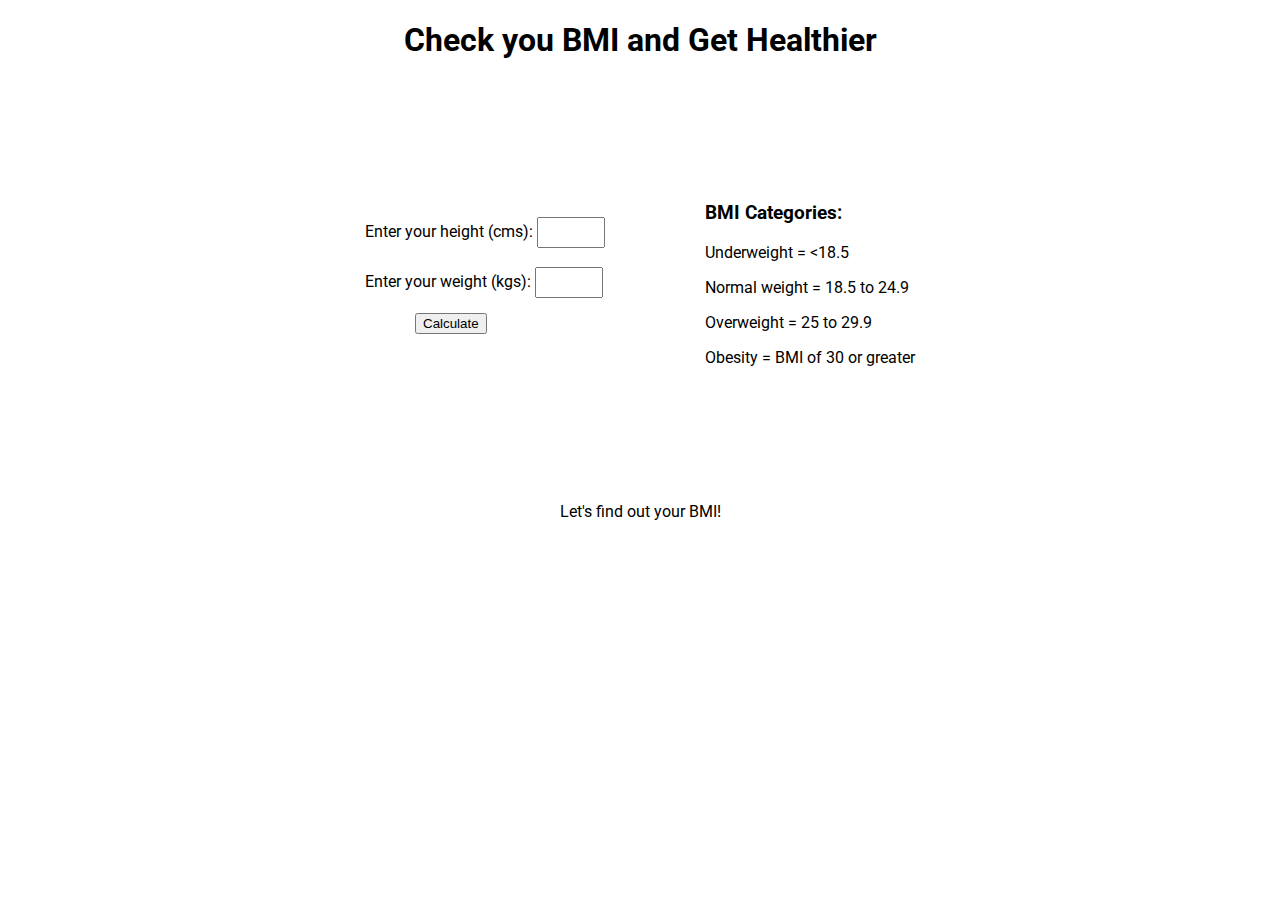
<file: Projects/BMI Calculator/bmiHome.html>
<!DOCTYPE html>
<html lang="en">
<head>
    <meta charset="UTF-8">
    <meta name="viewport" content="width=device-width, initial-scale=1.0">
    <title>BMI Calculator</title>
    <link rel="icon" href="BMI.ico">
    <link rel="stylesheet" href="Style.css">
    <link rel="preconnect" href="https://fonts.googleapis.com">
    <link rel="preconnect" href="https://fonts.gstatic.com" crossorigin>
    <link href="https://fonts.googleapis.com/css2?family=Roboto&display=swap" rel="stylesheet">
    <!-- <link href="https://cdn.jsdelivr.net/npm/bootstrap@5.3.2/dist/css/bootstrap.min.css" rel="stylesheet" integrity="sha384-T3c6CoIi6uLrA9TneNEoa7RxnatzjcDSCmG1MXxSR1GAsXEV/Dwwykc2MPK8M2HN" crossorigin="anonymous"> -->
</head>
<body>
    <h1>Check you BMI and Get Healthier</h1>
    <div class="calculator-info">
        <!-- Calculator -->
        <div class="rows">
            <label>Enter your height (cms):</label>
            <input autocomplete="off" type="number" id="height"><br><br>
            <label>Enter your weight (kgs):</label>
            <input autocomplete="off" type="number" id="weight"><br>
            <button id="submit" class="btn">Calculate</button>
        </div>
        <!-- BMI Info -->
        <div class="rows">
            <h3>BMI Categories:</h3>
            <p>Underweight = &lt;18.5 </p>
            <p>Normal weight = 18.5 to 24.9</p>
            <p>Overweight = 25 to 29.9</p>
            <p>Obesity = BMI of 30 or greater</p>
        </div>
    </div>
    <p id="bmi-msg">Let's find out your BMI!</p>
    

    <script src="https://ajax.googleapis.com/ajax/libs/jquery/3.7.0/jquery.min.js"></script>
    <script src="bmiIndex.js"></script>
</body>
</html>
</file>
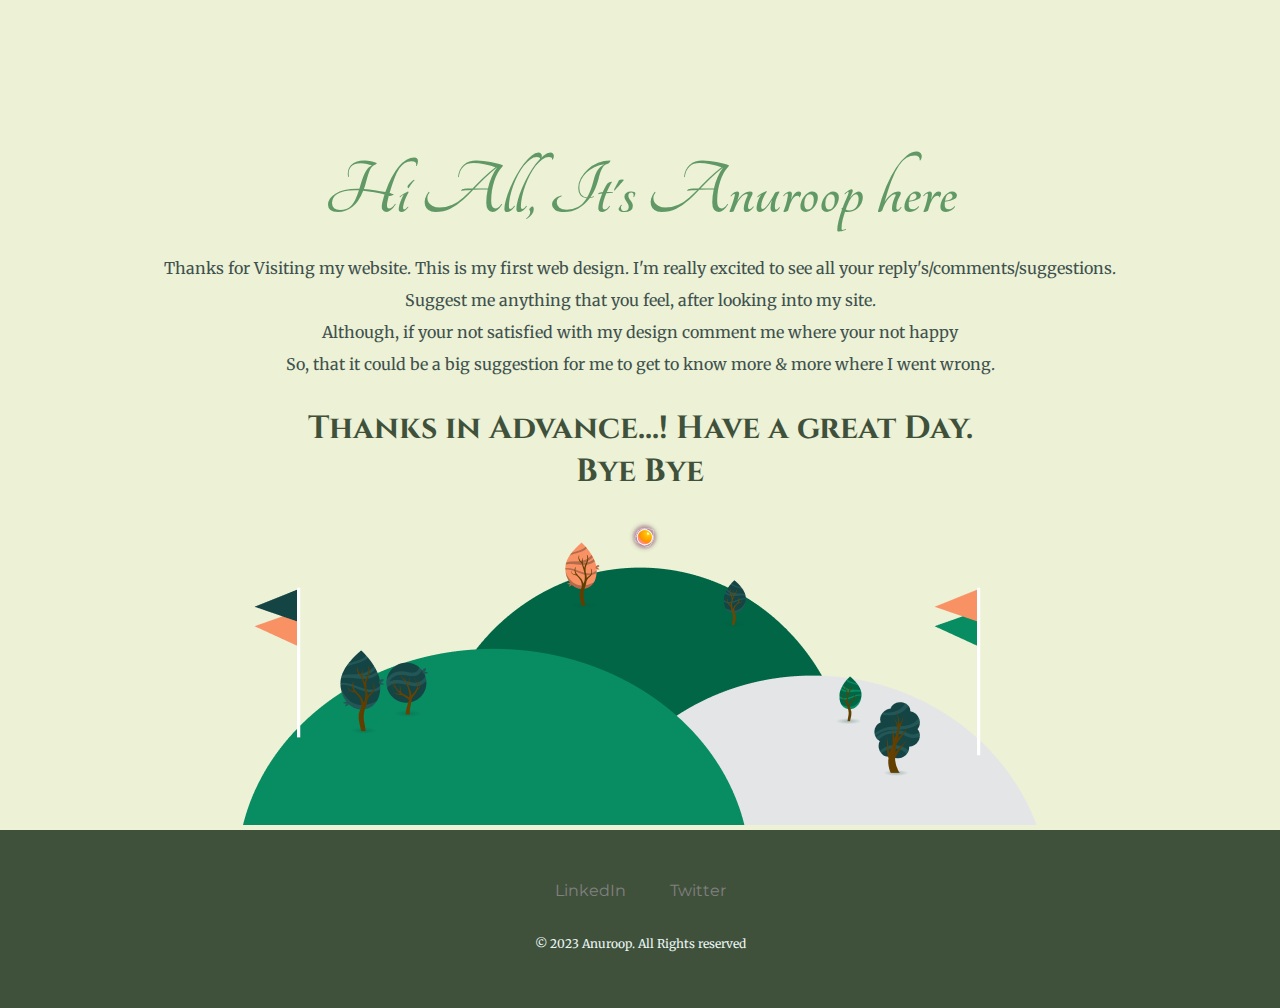
<file: Projects/Sample Resume Site/credits.html>
<!DOCTYPE html>
<html lang="en">
<head>
    <meta charset="UTF-8">
    <link rel="stylesheet" href="CSS/style.css">
    <link rel="preconnect" href="https://fonts.googleapis.com">
    <link rel="preconnect" href="https://fonts.gstatic.com" crossorigin>
    <link href="https://fonts.googleapis.com/css2?family=Cinzel&family=Merriweather&family=Montserrat&family=Tangerine&display=swap" rel="stylesheet">
    <link rel="icon" href="favicon.ico">
    <title>Credits</title>
</head>
<body>
    <div class="top-container">
        <h1>Hi All, It's Anuroop here</h1>
        <p>Thanks for Visiting my website. This is my first web design. I'm really excited to see all your reply's/comments/suggestions.
            <br>Suggest me anything that you feel, after looking into my site. 
            <br>Although, if your not satisfied with my design comment me where your not happy 
            <br>So, that it could be a big suggestion for me to get to know more & more where I went wrong.
        </p>
        <h2>Thanks in Advance...!  Have a great Day. <br>Bye Bye</h2>
        <img class="mountain-img"src="Resources/Mountain.png" alt="mountain-img">
    </div>
    <div class="bottom-container">
        <a class="footer-link" href="https://www.linkedin.com/feed/">LinkedIn</a>
        <a class="footer-link" href="https://twitter.com/home?lang=en">Twitter</a>
        <p class="copyright">© 2023 Anuroop. All Rights reserved</p>
    </div>
</body>
</html>
</file>
<file: Projects/Sample Resume Site/CSS/style.css>
body{
    color: #40514E;
    margin: 0;
    text-align: center;
    font-family: 'Merriweather', serif;
}
h1{
    font-family: 'Tangerine', cursive;
    margin: 50px auto 0 auto;
    font-size: 5rem;
    color: #609966;
}
h2{
    font-family: 'Cinzel', serif;
    font-size: 2rem;
    color: #40513B;
}
h3{
    font-weight: normal;
    color: #609966;
    font-family: 'Montserrat', sans-serif;
}
hr {
    border: dotted rgb(42, 79, 42) 6px;
    border-bottom: none;
    width: 4%;
    margin: 50px auto;
}
p {
    line-height: 2;
}
/* **********TOP CONTAINER********** */
.top-container{
    background-color: #EDF1D6;
    padding-top: 100px; 
}
.top-cloud{
    position: absolute;
    width: 15%;
    top: 70px;
    right: 50px;
}
.bottom-cloud{
    position: absolute;
    width: 15%;
    left: 50px;
    top: 200px;
}

/* **********MIDDLE CONTAINER********** */
.middle-container {
    margin: 100px 0;
}
.intro {
    width: 80%;
    margin: auto;
    text-align: justify;   
}
.profile-img{
    width: 15%;
    padding-top: 50px;
}
.company-img{
    float: left;
    width: 15%;
    padding-left: 3rem;
    padding-right: 2rem;
}
.exp-specs{
    text-align: justify;
    margin-left: 60px;
    margin-right: 60px;
}
.table{
    text-align: justify;
    margin: auto;
    margin-bottom: 50px;
}
.pro-web-img{
    width: 12%;
    float: left;
    padding-left: 3rem;
    padding-right: 2rem;
}
.pro-web{
    text-align: justify;
    margin: 30px 60px;
}
.pro-css-img{
    width: 10%;
    float: right;
    padding-left: 2rem;
    padding-right: 3rem;
}
.pro-css{
    text-align: right;
    margin: 30px 60px;
}
.pro-html-img{
    width: 14%;
    float: left;
    padding-left: 3rem;
    padding-right: 2rem;
}
.pro-html{
    text-align: justify;
    margin: 30px 60px;
}
.achive{
    width: 80%;
    margin: auto;
}
/* **********BOTTOM CONTAINER********** */
.bottom-container {
    background-color: #40513B;
    padding: 50px 0 20px;
}
.contact-message{
    width: 50%;
    margin: 40px auto 60px;
}
.btn {
    background: #609966;
    background-image: -webkit-linear-gradient(top, #609966, #609966);
    background-image: -moz-linear-gradient(top, #609966, #609966);
    background-image: -ms-linear-gradient(top, #609966, #609966);
    background-image: -o-linear-gradient(top, #609966, #609966);
    background-image: linear-gradient(to bottom, #609966, #609966);
    -webkit-border-radius: 9;
    -moz-border-radius: 9;
    border-radius: 9px;
    font-family: Courier New;
    color: #ffffff;
    font-size: 24px;
    padding: 10px 20px 10px 20px;
    text-decoration: none;
}
.btn:hover {
    background: #40513B;
    background-image: -webkit-linear-gradient(top, #40513B, #40513B);
    background-image: -moz-linear-gradient(top, #40513B, #40513B);
    background-image: -ms-linear-gradient(top, #40513B, #40513B);
    background-image: -o-linear-gradient(top, #40513B, #40513B);
    background-image: linear-gradient(to bottom, #40513B, #40513B);
    text-decoration: none;
}
.footer-link {
    color: grey;
}
a {
    font-family: 'Montserrat', sans-serif;
    margin: 10px 20px;
    text-decoration: none;
}
a:hover {
    color: #EDF1D6;
  }
.copyright{
    color: #EAF6F6;
    font-size: 0.75rem;
    padding: 20px 0;
}
</file>
<file: Projects/Slack Home_Clone/STYLE CSS/homepage.css>
h2{
    font-family: Slack-Larsseit,"Helvetica Neue",Helvetica,"Segoe UI",Tahoma,Arial,sans-serif;
}
h3{
    font-family: Slack-Larsseit,"Helvetica Neue",Helvetica,"Segoe UI",Tahoma,Arial,sans-serif;
}
p{
    font-family: Slack-Circular-Pro,"Helvetica Neue",Helvetica,"Segoe UI",Tahoma,Arial,sans-serif;
}
/* Section-1 & Header */
.header{
    background-color: #541554;
    padding-bottom: 90px;
}
.content{
    padding: 0 4rem;
}
.dropdown:hover .dropdown-menu{
    display: block;
}
.dropdown-item:hover{
    background-color: #1264a3;
    color: white;
}
.list{
    color: white;
}
.list:hover{
    color: grey;
}
.announcement{
    background-color: #1264a3;
    padding-left: 2.5rem;
    letter-spacing: 0.5px;
}
.header-h2{
    letter-spacing: -2.0px;
    font-size: 3.8rem;
    font-weight: 700;
}
.mt-5 .btn{
    padding: 16px 38px;
}
.header-p1{
    margin-top: 16px;
    margin-bottom: 32px;
    max-width: 50%;
    font-size: 1.2rem;
}
.header-p2{
    margin-top: 16px;
    margin-bottom: 0px;
    font-size: 1.2rem;
}
.btn-talk{
    border-color: white;
    color: white;
}
.btn-talk:hover{
    background-color: #701770;
    border-color: white;
    color: white; 
}
.btn-white{
    background-color: white;
}
.btn-white:hover{
    background-color: rgb(228, 219, 230);
    color: rgb(0, 0, 0);
}
.header-video{
    float: right;
    margin-top: 48px;
}

/* Section-2 & Companies and features */
.companies-features{
    background-color: #f4ede4;
}
.companies{
    text-align: center;
}
.comp-p{
    letter-spacing: 0.5px;
    font-size: 14px;
}
.cf2{
    display: grid;
    grid-template-columns: 1fr 1fr;
    grid-template-rows: 1fr;
    gap: 1rem;
}
.matter{
    align-items: center;
}
.cf2-1{
    font-size: 3rem;
    font-weight: 700;
    max-width: 80%;
}
.cf2-2{
    font-size: 1rem;
    max-width: 70%;
}


/* Section-3 & Stats and features */
.sf3{
    text-align: center;
}
.sf3-h21{
    font-size: 3rem;
    font-weight: 600;
    letter-spacing: -2px;
}
.btn-sf3-1{
    background-color: #611f69;
    color: white;
    padding: 16px 38px;
}
.btn-sf3-1:hover{
    background-color: #4a154b;
    color: white;
}
.btn-sf3-2{
    border-color: #611f69;
    color: #611f69;
    padding: 16px 38px;
}
.btn-sf3-2:hover{
    background-color: rgb(228, 219, 230);
    border-color: #4a154b;
    color: #4a154b;
}
.sf3-per{
    padding: 5rem 5rem;
}
.sf3-per-h2{
    color: #701770;
    font-size: 4rem;
    font-weight: 600;
}
.sf3-per-p{
    font-size: 14px;
    max-width: 60%;
}
.sf3-utube{
    display: grid;
    grid-template-columns: 1fr 1fr;
    grid-template-rows: 1fr;
}
.sf3-video{
    border-radius: 0 200px 200px 0;
}
.sf3-video-p{
    font-size: 26px;
    max-width: 90%;
}
.sf3-last-p{
    font-size: 12px;
    color: grey;
    text-align: center;
}

/* Section-4 & Options */
.options{
    background-color: #f4ede4;
}
.rows{
    display: flex;
    justify-content: center;
}
.section{
    width: 285px;
    height: 420px;
    background-color: white;
    margin: 0 1rem;
    justify-content: center;
}
.o4-img{
    padding: 12px;
    width: 285px;
    height: 208px;
}
.o4-text{
    padding: 0 12px;
}
.o4-link{
   padding: 0 12px;
   margin-top: 85px;
}
.o4-link2{
    padding: 0 12px;
    margin-top: 60px;
}
img.img{
    margin-left: 110px;
}
.o4-sec-p{
    font-size: 14px;
    letter-spacing: 1px;
}
.o4-sec-h3{
    font-size: 22px;
    font-weight: 700;
    color: black;
    letter-spacing: -0.3px;
}

/* Section-5 & Footer */
.foot-head{
    background-color: #4a154b;
    text-align: center;
    padding-bottom: 7rem;
    border-bottom-left-radius: 50%;
    border-bottom-right-radius: 50%;
}
.foot-h2{
    padding: 7rem 0 3rem 0;
    font-size: 2.7rem;
    letter-spacing: -0.5px;
}
.btn-foot-white{
    background-color: white;
    color: #541554;
    padding: 16px 38px;
}
.btn-foot-white:hover{
    background-color: rgb(228, 219, 230);
    border-color: #4a154b;
    color: #4a154b;
}
.btn-foot-violet{
    border-color: white;
    color: white;
    padding: 16px 38px;
}
.btn-foot-violet:hover{
    background-color: #701772;
    border-color: white;
    color: white;
    padding: 16px 38px;
}
.foot-h5{
    font-size: 16px;
}
.foot-ul{
    font-size: 14px;
}
.foot-links{
    font-size: 14px;
}
.footer.dropdown-menu{
    top: -100%;
}
.foot-last-p{
    font-size: 12px;
    color: grey;
}
</file>
<file: Projects/BMI Calculator/Style.css>
/* This is CSS */

body{
    text-align: center;
    font-family: 'Roboto', sans-serif;
}

.calculator-info{
    height: 45vh;
    display: flex;
    justify-content: center;
    align-items: center;
    text-align:initial;

}

.rows{
    margin: 50px;
}

input{
    width: 60px;
    height: 25px;
}
#submit{
    margin: 15px 50px;
}
</file>
